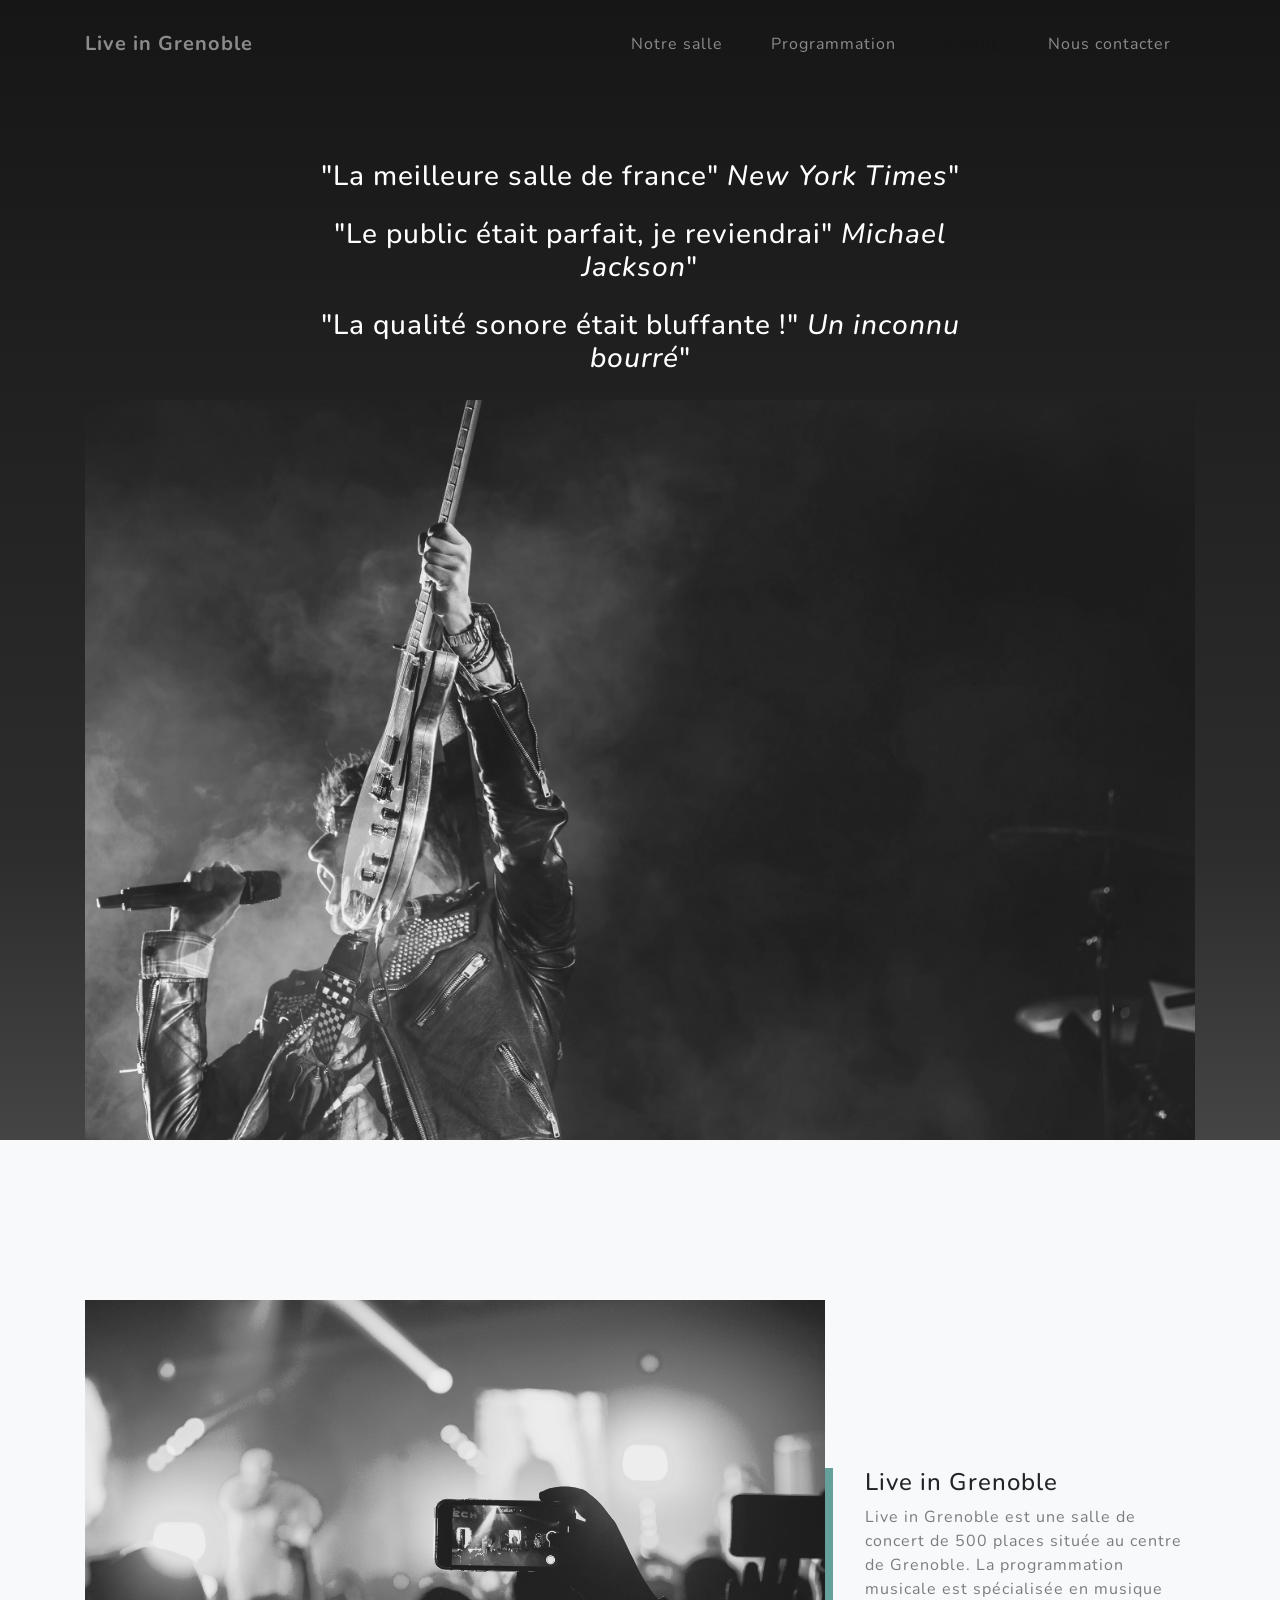
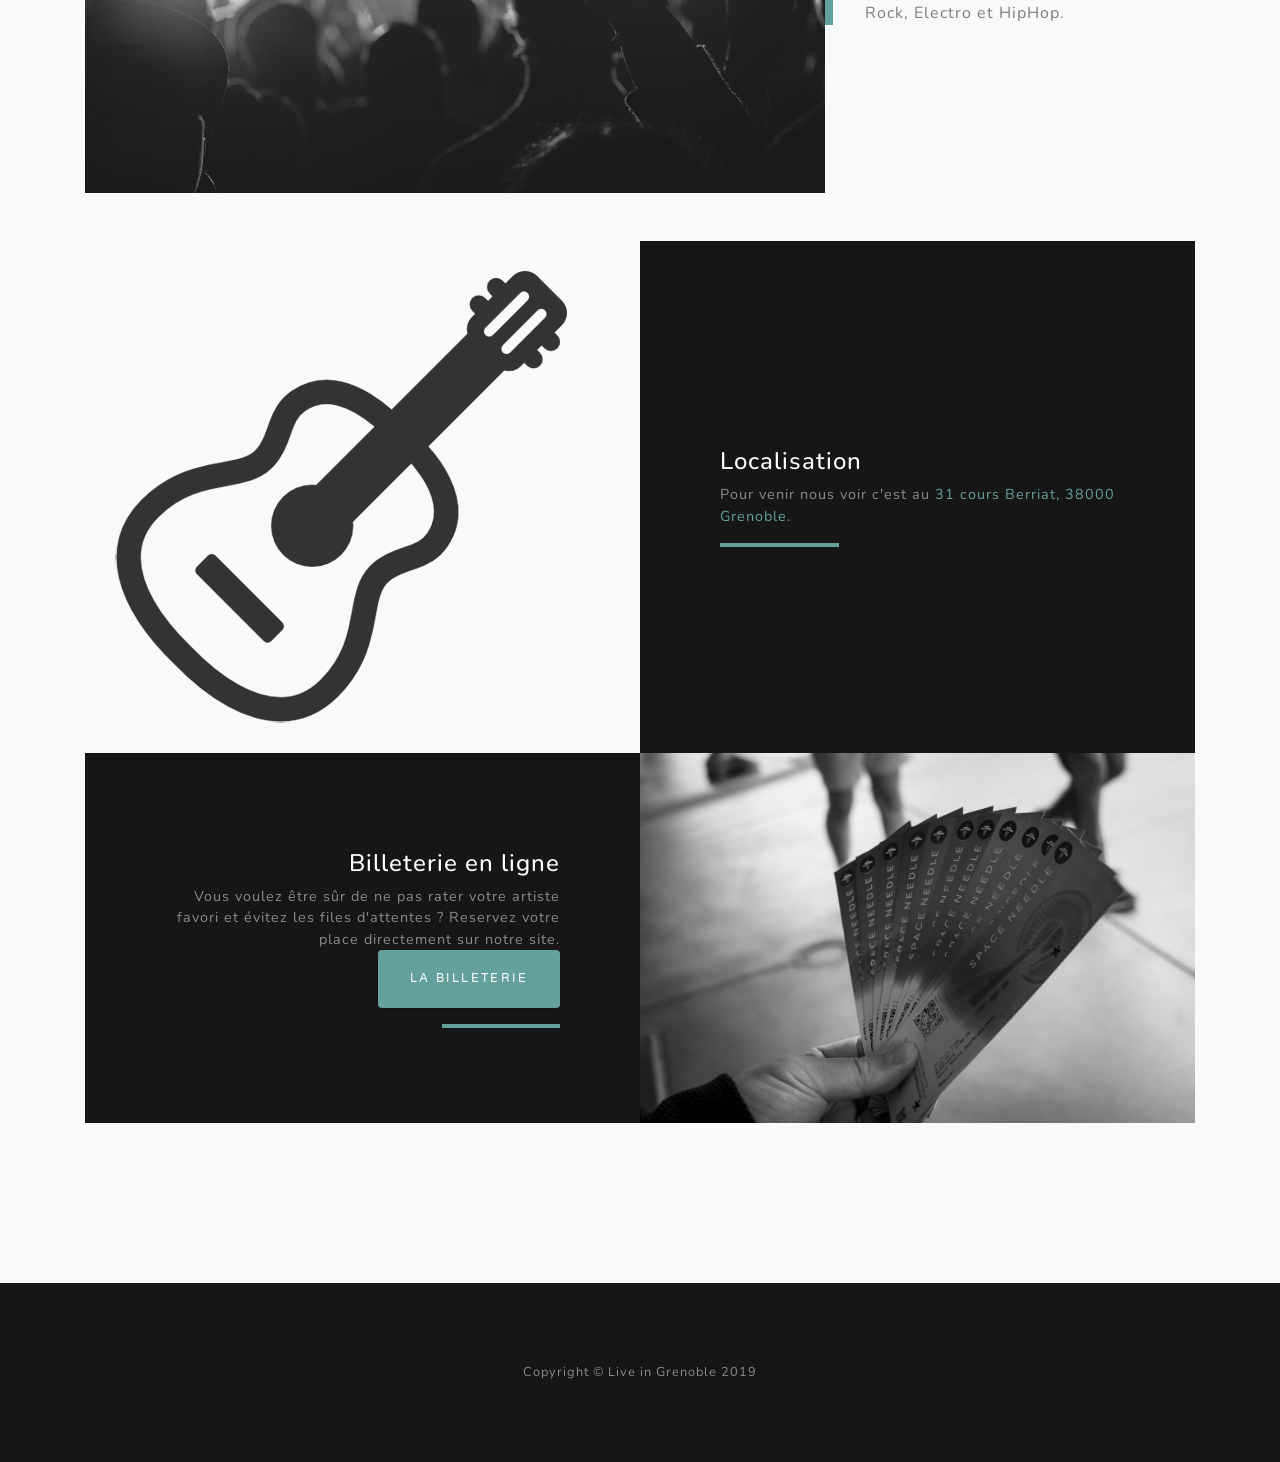
<file: about.html>
<!DOCTYPE html>
<html lang="en">

<head>
    <!-- Global site tag (gtag.js) - Google Analytics -->
    <script async src="https://www.googletagmanager.com/gtag/js?id=UA-156101954-1"></script>
    <script>
        window.dataLayer = window.dataLayer || [];
        function gtag(){dataLayer.push(arguments);}
        gtag('js', new Date());

        gtag('config', 'UA-156101954-1');
    </script>
    <meta charset="utf-8">
    <meta name="viewport" content="width=device-width, initial-scale=1, shrink-to-fit=no">

    <meta name = "description" content= "Live in Grenoble est une salle de concerts qui vit au rythme d'une programmation riche et variée." >
    <meta name="author" content="Paulien Marrange, Marie Kersalé">
    <link rel="icon" href="./images/guitare.ico" />
    <meta name="keywords" content="concerts, musique, grenoble, accès, plan, informations lieu"/>
    <title>Live in Grenoble</title>

    <!-- Bootstrap core CSS -->
    <link href="vendor/bootstrap/css/bootstrap.min.css" rel="stylesheet">

    <!-- Custom fonts for this template -->
    <link href="vendor/fontawesome-free/css/all.min.css" rel="stylesheet">
    <link href="https://fonts.googleapis.com/css?family=Varela+Round" rel="stylesheet">
    <link href="https://fonts.googleapis.com/css?family=Nunito:200,200i,300,300i,400,400i,600,600i,700,700i,800,800i,900,900i" rel="stylesheet">

    <!-- Custom styles for this template -->
    <link href="css/grayscale.min.css" rel="stylesheet">

</head>

<body>
    <nav class="navbar navbar-expand-lg navbar-light fixed-top" id="mainNav">
        <div class="container">
            <a class="navbar-brand js-scroll-trigger" href="index.html">Live in Grenoble</a>
            <button class="navbar-toggler navbar-toggler-right" type="button" data-toggle="collapse" data-target="#navbarResponsive" aria-controls="navbarResponsive" aria-expanded="false" aria-label="Toggle navigation">
                Menu
                <i class="fas fa-bars"></i>
            </button>
            <div class="collapse navbar-collapse" id="navbarResponsive">
                <ul class="navbar-nav ml-auto">
                    <li class="nav-item">
                        <a class="nav-link" href="about.html">Notre salle</a>
                    </li>
                    <li class="nav-item">
                        <a class="nav-link js-scroll-trigger" href="programmation.html">Programmation</a>
                    </li>
                    <li class="nav-item">
                        <a class="nav-link js-scroll-trigger" href="videos.html" title="Videos" style="color: #161616 !important;">Vidéos</a>
                    </li>
                    <li class="nav-item">
                        <a class="nav-link js-scroll-trigger" href="contact.html">Nous contacter</a>
                    </li>
                </ul>
            </div>
        </div>
    </nav>

    <section id="about" class="about-section text-center">
        <div class="container">
            <div class="row">
                <div class="col-lg-8 mx-auto">
                    <h3 class="text-white mb-4">"La meilleure salle de france" <i>New York Times</i>"</h3>
                    <h3 class="text-white mb-4">"Le public était parfait, je reviendrai" <i>Michael Jackson</i>"</h3>
                    <h3 class="text-white mb-4">"La qualité sonore était bluffante !" <i>Un inconnu bourré</i>"</h3>
                </div>
            </div>
            <img src="images/guitariste.jpg" class="img-fluid" alt="">
        </div>
    </section>

    <section id="projects" class="projects-section bg-light">
        <div class="container">

            <!-- Featured Project Row -->
            <div class="row align-items-center no-gutters mb-4 mb-lg-5">
                <div class="col-xl-8 col-lg-7">
                    <img class="img-fluid mb-3 mb-lg-0" src="images/concert-photo.jpg" alt="prise d'une photo de concert">
                </div>
                <div class="col-xl-4 col-lg-5">
                    <div class="featured-text text-center text-lg-left">
                        <h4>Live in Grenoble</h4>
                        <p class="text-black-50 mb-0">Live in Grenoble est une salle de concert de 500 places située au centre de Grenoble.
                            La programmation musicale est spécialisée en musique Rock, Electro et HipHop.</p>
                    </div>
                </div>
            </div>

            <!-- Project One Row -->
            <div class="row justify-content-center no-gutters mb-5 mb-lg-0">
                <div class="col-lg-6">
                    <img class="img-fluid" src="images/map.png" alt="map">
                </div>
                <div class="col-lg-6">
                    <div class="bg-black text-center h-100 project">
                        <div class="d-flex h-100">
                            <div class="project-text w-100 my-auto text-center text-lg-left">
                                <h4 class="text-white">Localisation</h4>
                                <p class="mb-0 text-white-50">Pour venir nous voir c'est au <a href="https://www.qwant.com/maps/place/addr:5.7195;45.187849:31@31_Cours_Berriat#map=19.00/45.1878490/5.7191674">31 cours Berriat, 38000 Grenoble</a>.</p>
                                <hr class="d-none d-lg-block mb-0 ml-0">
                            </div>
                        </div>
                    </div>
                </div>
            </div>

            <!-- Project Two Row -->
            <div class="row justify-content-center no-gutters">
                <div class="col-lg-6">
                    <img class="img-fluid" src="images/billets.jpeg" alt="">
                </div>
                <div class="col-lg-6 order-lg-first">
                    <div class="bg-black text-center h-100 project">
                        <div class="d-flex h-100">
                            <div class="project-text w-100 my-auto text-center text-lg-right">
                                <h4 class="text-white">Billeterie en ligne</h4>
                                <p class="mb-0 text-white-50">Vous voulez être sûr de ne pas rater votre artiste favori et évitez les files d'attentes ? Reservez votre place directement sur notre site. </p>
                                <a href="#" class="btn btn-primary">La billeterie</a>
                                <hr class="d-none d-lg-block mb-0 mr-0">
                            </div>
                        </div>
                    </div>
                </div>
            </div>

        </div>
    </section>

    <footer class="bg-black small text-center text-white-50">
        <div class="container">
            Copyright &copy; Live in Grenoble 2019
        </div>
    </footer>

    <!-- Bootstrap core JavaScript -->
    <script src="vendor/jquery/jquery.min.js"></script>
    <script src="vendor/bootstrap/js/bootstrap.bundle.min.js"></script>

    <!-- Plugin JavaScript -->
    <script src="vendor/jquery-easing/jquery.easing.min.js"></script>

    <!-- Custom scripts for this template -->
    <script src="js/grayscale.min.js"></script>

</body>

</html>
</file>
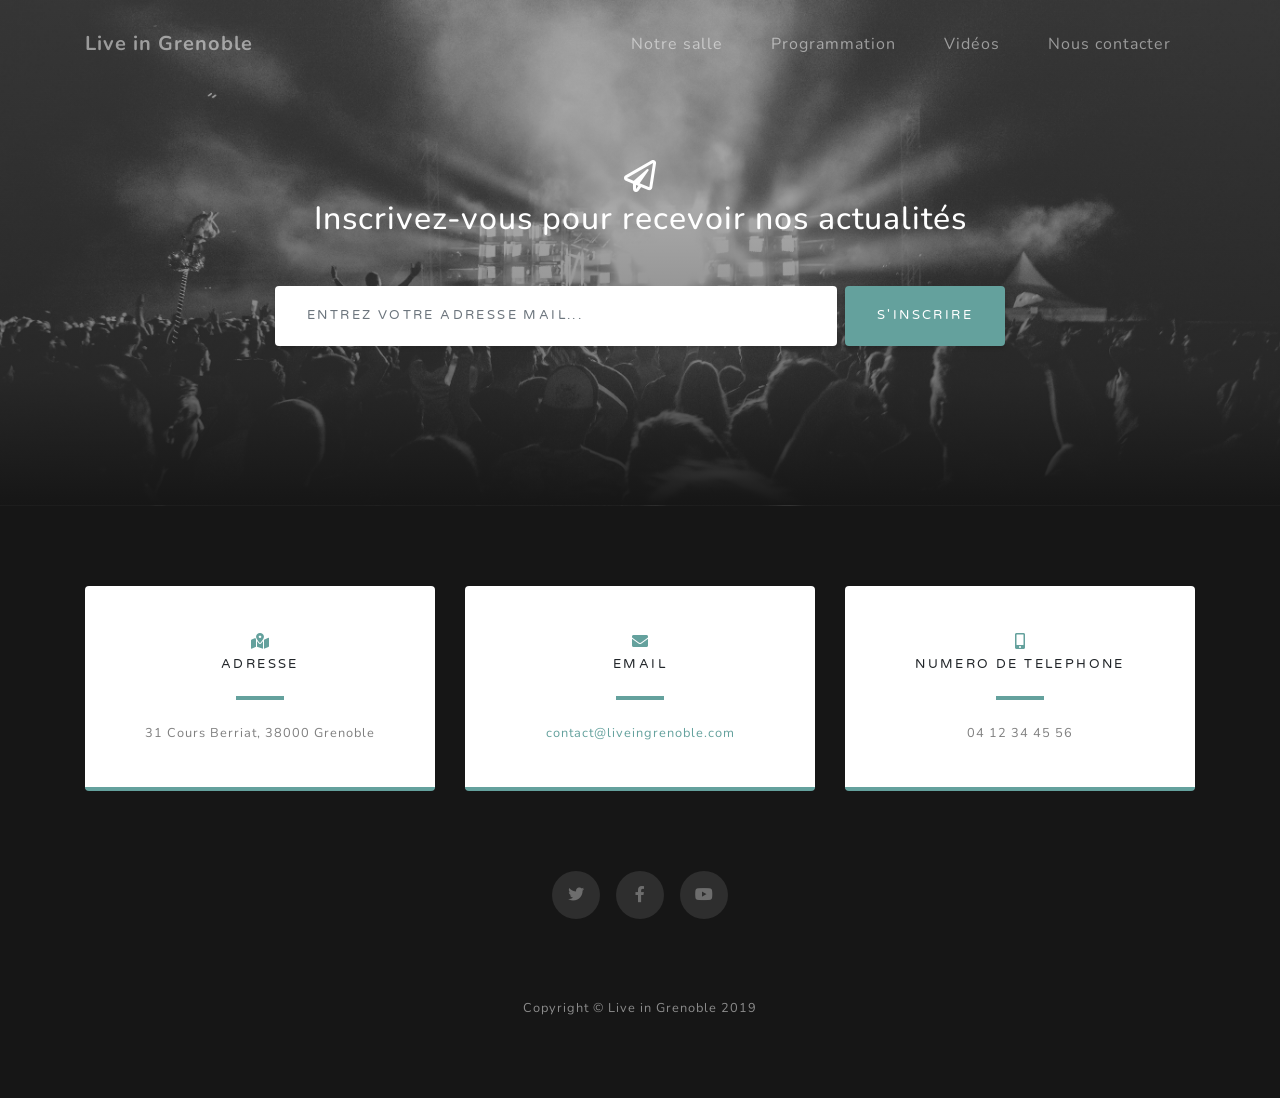
<file: contact.html>
<!DOCTYPE html>
<html lang="en">

<head>
    <!-- Global site tag (gtag.js) - Google Analytics -->
    <script async src="https://www.googletagmanager.com/gtag/js?id=UA-156101954-1"></script>
    <script>
        window.dataLayer = window.dataLayer || [];
        function gtag(){dataLayer.push(arguments);}
        gtag('js', new Date());

        gtag('config', 'UA-156101954-1');
    </script>
    <meta charset="utf-8">
    <meta name="viewport" content="width=device-width, initial-scale=1, shrink-to-fit=no">

    <meta name = "description" content= "Live in Grenoble est une salle de concerts qui vit au rythme d'une programmation riche et variée." >
    <meta name="author" content="Paulien Marrange, Marie Kersalé">
    <link rel="icon" href="./images/guitare.ico" />
    <meta name="keywords" content="concerts, musique, grenoble, accès, plan, informations lieu"/>

    <title>Live in Grenoble</title>

    <!-- Bootstrap core CSS -->
    <link href="vendor/bootstrap/css/bootstrap.min.css" rel="stylesheet">

    <!-- Custom fonts for this template -->
    <link href="vendor/fontawesome-free/css/all.min.css" rel="stylesheet">
    <link href="https://fonts.googleapis.com/css?family=Varela+Round" rel="stylesheet">
    <link href="https://fonts.googleapis.com/css?family=Nunito:200,200i,300,300i,400,400i,600,600i,700,700i,800,800i,900,900i" rel="stylesheet">

    <!-- Custom styles for this template -->
    <link href="css/grayscale.min.css" rel="stylesheet">

</head>

<body>
    <nav class="navbar navbar-expand-lg navbar-light fixed-top" id="mainNav">
        <div class="container">
            <a class="navbar-brand js-scroll-trigger" href="index.html">Live in Grenoble</a>
            <button class="navbar-toggler navbar-toggler-right" type="button" data-toggle="collapse" data-target="#navbarResponsive" aria-controls="navbarResponsive" aria-expanded="false" aria-label="Toggle navigation">
                Menu
                <i class="fas fa-bars"></i>
            </button>
            <div class="collapse navbar-collapse" id="navbarResponsive">
                <ul class="navbar-nav ml-auto">
                    <li class="nav-item">
                        <a class="nav-link" href="about.html">Notre salle</a>
                    </li>
                    <li class="nav-item">
                        <a class="nav-link js-scroll-trigger" href="programmation.html">Programmation</a>
                    </li>
                    <li class="nav-item">
                        <a class="nav-link js-scroll-trigger" href="videos.html" title="Videos">Vidéos</a>
                    </li>
                    <li class="nav-item">
                        <a class="nav-link js-scroll-trigger" href="#">Nous contacter</a>
                    </li>
                </ul>
            </div>
        </div>
    </nav>

    <!-- Signup Section -->
    <section id="signup" class="signup-section">
        <div class="container">
            <div class="row">
                <div class="col-md-10 col-lg-8 mx-auto text-center">

                    <i class="far fa-paper-plane fa-2x mb-2 text-white"></i>
                    <h2 class="text-white mb-5">Inscrivez-vous pour recevoir nos actualités</h2>

                    <form class="form-inline d-flex">
                        <input type="email" class="form-control flex-fill mr-0 mr-sm-2 mb-3 mb-sm-0" id="inputEmail" placeholder="Entrez votre adresse mail...">
                        <button type="submit" class="btn btn-primary mx-auto">S'inscrire</button>
                    </form>

                </div>
            </div>
        </div>
    </section>

    <!-- Contact Section -->
    <section class="contact-section bg-black">
        <div class="container">

            <div class="row">

                <div class="col-md-4 mb-3 mb-md-0">
                    <div class="card py-4 h-100">
                        <div class="card-body text-center">
                            <i class="fas fa-map-marked-alt text-primary mb-2"></i>
                            <h4 class="text-uppercase m-0">Adresse</h4>
                            <hr class="my-4">
                            <div class="small text-black-50">31 Cours Berriat, 38000 Grenoble</div>
                        </div>
                    </div>
                </div>

                <div class="col-md-4 mb-3 mb-md-0">
                    <div class="card py-4 h-100">
                        <div class="card-body text-center">
                            <i class="fas fa-envelope text-primary mb-2"></i>
                            <h4 class="text-uppercase m-0">Email</h4>
                            <hr class="my-4">
                            <div class="small text-black-50">
                                <a href="mailto:contact@liveingrenoble.com">contact@liveingrenoble.com</a>
                            </div>
                        </div>
                    </div>
                </div>

                <div class="col-md-4 mb-3 mb-md-0">
                    <div class="card py-4 h-100">
                        <div class="card-body text-center">
                            <i class="fas fa-mobile-alt text-primary mb-2"></i>
                            <h4 class="text-uppercase m-0">Numero de telephone</h4>
                            <hr class="my-4">
                            <div class="small text-black-50">04 12 34 45 56</div>
                        </div>
                    </div>
                </div>
            </div>

            <div class="social d-flex justify-content-center">
                <a href="https://twitter.com" class="mx-2">
                    <i class="fab fa-twitter"></i>
                </a>
                <a href="https://facebook.com" class="mx-2">
                    <i class="fab fa-facebook-f"></i>
                </a>
                <a href="https://youtube.com" class="mx-2">
                    <i class="fab fa-youtube"></i>
                </a>
            </div>

        </div>
    </section>

    <footer class="bg-black small text-center text-white-50">
        <div class="container">
            Copyright &copy; Live in Grenoble 2019
        </div>
    </footer>

    <!-- Bootstrap core JavaScript -->
    <script src="vendor/jquery/jquery.min.js"></script>
    <script src="vendor/bootstrap/js/bootstrap.bundle.min.js"></script>

    <!-- Plugin JavaScript -->
    <script src="vendor/jquery-easing/jquery.easing.min.js"></script>

    <!-- Custom scripts for this template -->
    <script src="js/grayscale.min.js"></script>

</body>

</html>
</file>
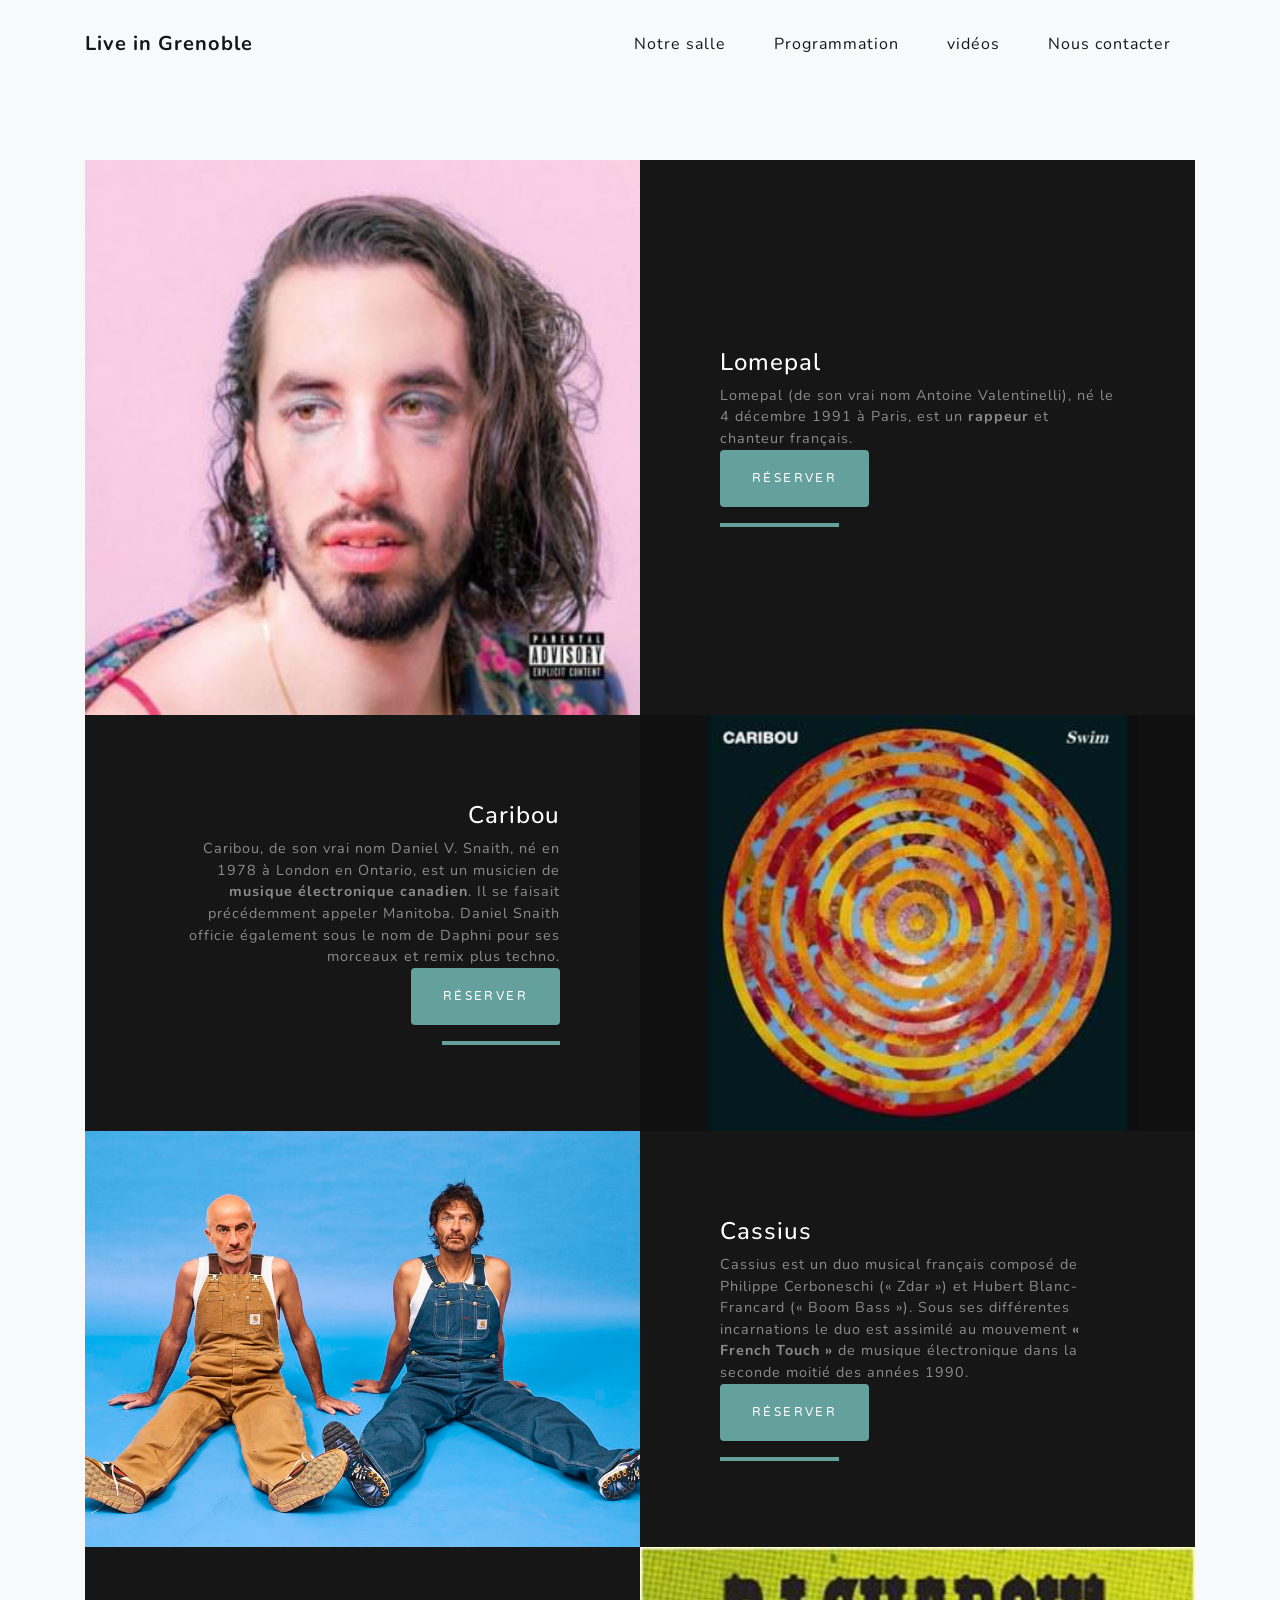
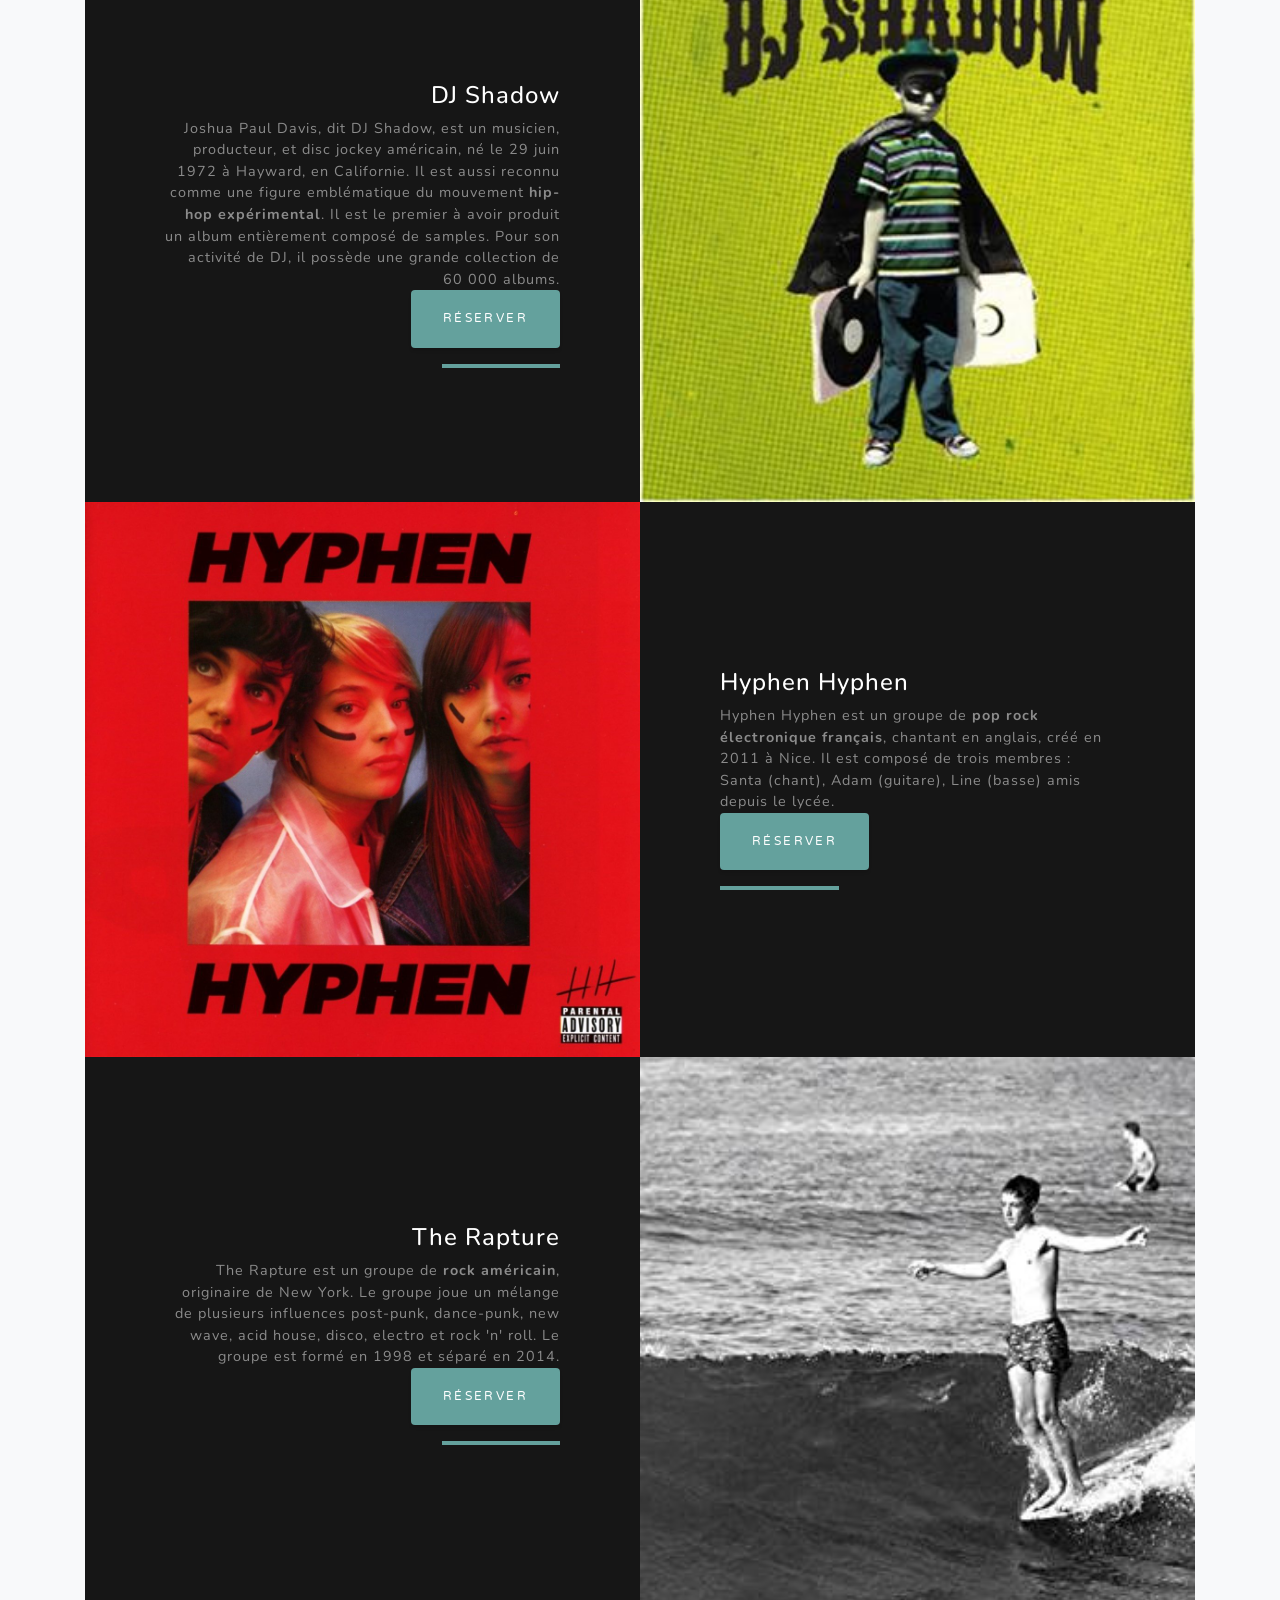
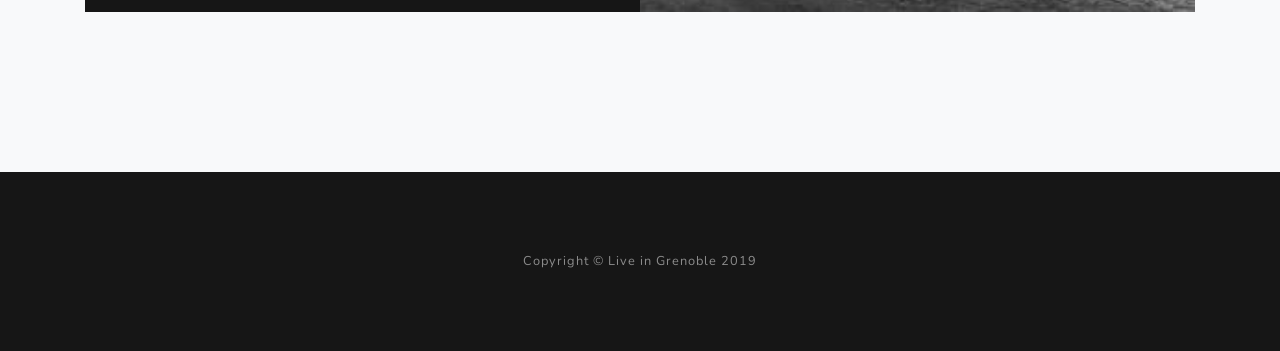
<file: programmation.html>
<!DOCTYPE html>
<html lang="en">

<head>
    <!-- Global site tag (gtag.js) - Google Analytics -->
    <script async src="https://www.googletagmanager.com/gtag/js?id=UA-156101954-1"></script>
    <script>
        window.dataLayer = window.dataLayer || [];
        function gtag(){dataLayer.push(arguments);}
        gtag('js', new Date());

        gtag('config', 'UA-156101954-1');
    </script>
    <meta charset="utf-8">
    <meta name="viewport" content="width=device-width, initial-scale=1, shrink-to-fit=no">
    <meta name = "description" content= "Live in Grenoble est une salle de concerts qui vit au rythme d'une programmation riche et variée." >
    <meta name="author" content="Paulien Marrange, Marie Kersalé">
    <link rel="icon" href="./images/guitare.ico" />
    <meta name="keywords" content="concerts, musique, grenoble"/>

    <title>Live in Grenoble</title>

    <!-- Bootstrap core CSS -->
    <link href="vendor/bootstrap/css/bootstrap.min.css" rel="stylesheet">

    <!-- Custom fonts for this template -->
    <link href="vendor/fontawesome-free/css/all.min.css" rel="stylesheet">
    <link href="https://fonts.googleapis.com/css?family=Varela+Round" rel="stylesheet">
    <link href="https://fonts.googleapis.com/css?family=Nunito:200,200i,300,300i,400,400i,600,600i,700,700i,800,800i,900,900i" rel="stylesheet">

    <!-- Custom styles for this template -->
    <link href="css/grayscale.min.css" rel="stylesheet">

    <style>
        .album {
            min-width: 100%;
            min-height: 100%;
        }
    </style>

</head>

<body>
    <nav class="navbar navbar-expand-lg navbar-light fixed-top bg-light" id="mainNav">
        <div class="container">
            <a class="navbar-brand"  title="Title" href="index.html" style="color: #161616 !important;">Live in Grenoble</a>
            <button class="navbar-toggler navbar-toggler-right" type="button" data-toggle="collapse" data-target="#navbarResponsive" aria-controls="navbarResponsive" aria-expanded="false" aria-label="Toggle navigation">
                Menu
                <i class="fas fa-bars"></i>
            </button>
            <div class="collapse navbar-collapse" id="navbarResponsive">
                <ul class="navbar-nav ml-auto">
                    <li class="nav-item">
                        <a class="nav-link" href="about.html" title="About" style="color: #161616 !important;">Notre salle</a>
                    </li>
                    <li class="nav-item">
                        <a class="nav-link" href="#" title="Programmation" style="color: #161616 !important;">Programmation</a>
                    </li>
                    <li class="nav-item">
                        <a class="nav-link" href="videos.html" title="Videos" style="color: #161616 !important;">vidéos</a>
                    </li>
                    <li class="nav-item">
                        <a class="nav-link" href="contact.html" title="Contact" style="color: #161616 !important;">Nous contacter</a>
                    </li>
                </ul>
            </div>
        </div>
    </nav>

    <section id="projects" class="projects-section bg-light">
        <div class="container">

            <!-- Project One Row -->
            <div class="row justify-content-center no-gutters mb-5 mb-lg-0">
                <div class="col-lg-6">
                    <img class="img-fluid album" src="images/lomepal.jpg" alt="lomepal">
                </div>
                <div class="col-lg-6">
                    <div class="bg-black text-center h-100 project">
                        <div class="d-flex h-100">
                            <div class="project-text w-100 my-auto text-center text-lg-left">
                                <h4 class="text-white">Lomepal</h4>
                                <p class="mb-0 text-white-50">Lomepal (de son vrai nom Antoine Valentinelli), né le 4 décembre 1991 à Paris, est un <strong>rappeur</strong> et chanteur français.</p>
                                <a href="#" title="Réserver" class="btn btn-primary">Réserver</a>
                                <hr class="d-none d-lg-block mb-0 ml-0">
                            </div>
                        </div>
                    </div>
                </div>
            </div>

            <!-- Project Two Row -->
            <div class="row justify-content-center no-gutters">
                <div class="col-lg-6">
                    <img class="img-fluid album" src="images/caribou.jpg" alt="caribou">
                </div>
                <div class="col-lg-6 order-lg-first">
                    <div class="bg-black text-center h-100 project">
                        <div class="d-flex h-100">
                            <div class="project-text w-100 my-auto text-center text-lg-right">
                                <h4 class="text-white">Caribou</h4>
                                <p class="mb-0 text-white-50">Caribou, de son vrai nom Daniel V. Snaith, né en 1978 à London en Ontario, est un musicien de <strong>musique électronique canadien</strong>. Il se faisait précédemment appeler Manitoba. Daniel Snaith officie également sous le nom de Daphni pour ses morceaux et remix plus techno.</p>
                                <a href="#" title="Réserver" class="btn btn-primary">Réserver</a>
                                <hr class="d-none d-lg-block mb-0 mr-0">
                            </div>
                        </div>
                    </div>
                </div>
            </div>

            <!-- Project One Row -->
            <div class="row justify-content-center no-gutters mb-5 mb-lg-0">
                <div class="col-lg-6">
                    <img class="img-fluid album" src="images/cassius.jpg" alt="cassius">
                </div>
                <div class="col-lg-6">
                    <div class="bg-black text-center h-100 project">
                        <div class="d-flex h-100">
                            <div class="project-text w-100 my-auto text-center text-lg-left">
                                <h4 class="text-white">Cassius</h4>
                                <p class="mb-0 text-white-50">Cassius est un duo musical français composé de Philippe Cerboneschi (« Zdar ») et Hubert Blanc-Francard (« Boom Bass »). Sous ses différentes incarnations le duo est assimilé au mouvement <strong>« French Touch »</strong> de musique électronique dans la seconde moitié des années 1990.</p>
                                <a href="#" title="Réserver" class="btn btn-primary">Réserver</a>
                                <hr class="d-none d-lg-block mb-0 ml-0">
                            </div>
                        </div>
                    </div>
                </div>
            </div>

            <!-- Project Two Row -->
            <div class="row justify-content-center no-gutters">
                <div class="col-lg-6">
                    <img class="img-fluid album" src="images/dj-shadow.jpg" alt="dj shadow">
                </div>
                <div class="col-lg-6 order-lg-first">
                    <div class="bg-black text-center h-100 project">
                        <div class="d-flex h-100">
                            <div class="project-text w-100 my-auto text-center text-lg-right">
                                <h4 class="text-white">DJ Shadow</h4>
                                <p class="mb-0 text-white-50">Joshua Paul Davis, dit DJ Shadow, est un musicien, producteur, et disc jockey américain, né le 29 juin 1972 à Hayward, en Californie. Il est aussi reconnu comme une figure emblématique du mouvement <strong>hip-hop expérimental</strong>. Il est le premier à avoir produit un album entièrement composé de samples. Pour son activité de DJ, il possède une grande collection de 60 000 albums.</p>
                                <a href="#" title="Réserver" class="btn btn-primary">Réserver</a>
                                <hr class="d-none d-lg-block mb-0 mr-0">
                            </div>
                        </div>
                    </div>
                </div>
            </div>

            <!-- Project One Row -->
            <div class="row justify-content-center no-gutters mb-5 mb-lg-0">
                <div class="col-lg-6">
                    <img class="img-fluid album" src="images/hyphen-hyphen.jpg" alt="hyphen hyphen">
                </div>
                <div class="col-lg-6">
                    <div class="bg-black text-center h-100 project">
                        <div class="d-flex h-100">
                            <div class="project-text w-100 my-auto text-center text-lg-left">
                                <h4 class="text-white">Hyphen Hyphen</h4>
                                <p class="mb-0 text-white-50">Hyphen Hyphen est un groupe de <strong>pop rock électronique français</strong>, chantant en anglais, créé en 2011 à Nice. Il est composé de trois membres : Santa (chant), Adam (guitare), Line (basse) amis depuis le lycée.</p>
                                <a href="#" title="Réserver" class="btn btn-primary">Réserver</a>
                                <hr class="d-none d-lg-block mb-0 ml-0">
                            </div>
                        </div>
                    </div>
                </div>
            </div>

            <!-- Project Two Row -->
            <div class="row justify-content-center no-gutters">
                <div class="col-lg-6">
                    <img class="img-fluid album" src="images/the-rapture.jpeg" alt="the rapture">
                </div>
                <div class="col-lg-6 order-lg-first">
                    <div class="bg-black text-center h-100 project">
                        <div class="d-flex h-100">
                            <div class="project-text w-100 my-auto text-center text-lg-right">
                                <h4 class="text-white">The Rapture</h4>
                                <p class="mb-0 text-white-50">The Rapture est un groupe de <strong>rock américain</strong>, originaire de New York. Le groupe joue un mélange de plusieurs influences post-punk, dance-punk, new wave, acid house, disco, electro et rock 'n' roll. Le groupe est formé en 1998 et séparé en 2014.</p>
                                <a href="#" title="Réserver" class="btn btn-primary">Réserver</a>
                                <hr class="d-none d-lg-block mb-0 mr-0">
                            </div>
                        </div>
                    </div>
                </div>
            </div>

        </div>
    </section>

    <footer class="bg-black small text-center text-white-50">
        <div class="container">
            Copyright &copy; Live in Grenoble 2019
        </div>
    </footer>

    <!-- Bootstrap core JavaScript -->
    <script src="vendor/jquery/jquery.min.js"></script>
    <script src="vendor/bootstrap/js/bootstrap.bundle.min.js"></script>

    <!-- Plugin JavaScript -->
    <script src="vendor/jquery-easing/jquery.easing.min.js"></script>

    <!-- Custom scripts for this template -->
    <script src="js/grayscale.min.js"></script>

</body>

</html>
</file>
<file: css/grayscale.min.css>
/*!
 * Start Bootstrap - Grayscale v5.0.9 (https://startbootstrap.com/template-overviews/grayscale)
 * Copyright 2013-2019 Start Bootstrap
 * Licensed under MIT (https://github.com/BlackrockDigital/startbootstrap-grayscale/blob/master/LICENSE)
 */#mainNav{min-height:56px;background-color:#fff}#mainNav .navbar-toggler{font-size:80%;padding:.75rem;color:#64a19d;border:1px solid #64a19d}#mainNav .navbar-toggler:focus{outline:0}#mainNav .navbar-brand{color:#161616;font-weight:700;padding:.9rem 0}#mainNav .navbar-nav .nav-item:hover{color:fade(white,80%);outline:0;background-color:transparent}#mainNav .navbar-nav .nav-item:active,#mainNav .navbar-nav .nav-item:focus{outline:0;background-color:transparent}@media (min-width:992px){#mainNav{padding-top:0;padding-bottom:0;border-bottom:none;background-color:transparent;transition:background-color .3s ease-in-out}#mainNav .navbar-brand{padding:.5rem 0;color:rgba(255,255,255,.5)}#mainNav .nav-link{transition:none;padding:2rem 1.5rem;color:rgba(255,255,255,.5)}#mainNav .nav-link:hover{color:rgba(255,255,255,.75)}#mainNav .nav-link:active{color:#fff}#mainNav.navbar-shrink{background-color:#fff}#mainNav.navbar-shrink .navbar-brand{color:#161616}#mainNav.navbar-shrink .nav-link{color:#161616;padding:1.5rem 1.5rem 1.25rem;border-bottom:.25rem solid transparent}#mainNav.navbar-shrink .nav-link:hover{color:#64a19d}#mainNav.navbar-shrink .nav-link:active{color:#467370}#mainNav.navbar-shrink .nav-link.active{color:#64a19d;outline:0;border-bottom:.25rem solid #64a19d}}.masthead{position:relative;width:100%;height:auto;min-height:35rem;padding:15rem 0;background:linear-gradient(to bottom,rgba(22,22,22,.3) 0,rgba(22,22,22,.7) 75%,#161616 100%),url(../images/foule.jpg);background-position:center;background-repeat:no-repeat;background-attachment:scroll;background-size:cover}.masthead h1{font-family:'Varela Round';font-size:2.5rem;line-height:2.5rem;letter-spacing:.8rem;background:-webkit-linear-gradient(rgba(255,255,255,1),rgba(255,255,255,0.4));-webkit-text-fill-color:transparent;-webkit-background-clip:text}.masthead h2{max-width:20rem;font-size:1rem}@media (min-width:768px){.masthead h1{font-size:4rem;line-height:4rem}}@media (min-width:992px){.masthead{height:100vh;padding:0}.masthead h1{font-size:6.5rem;line-height:6.5rem;letter-spacing:.8rem}.masthead h2{max-width:30rem;font-size:1.25rem}}.btn{box-shadow:0 .1875rem .1875rem 0 rgba(0,0,0,.1)!important;padding:1.25rem 2rem;font-family:'Varela Round';font-size:80%;text-transform:uppercase;letter-spacing:.15rem;border:0}.btn-primary{background-color:#64a19d}.btn-primary:hover{background-color:#4f837f}.btn-primary:focus{background-color:#4f837f;color:#fff}.btn-primary:active{background-color:#467370!important}.about-section{padding-top:10rem;background:linear-gradient(to bottom,#161616 0,rgba(22,22,22,.9) 75%,rgba(22,22,22,.8) 100%)}.about-section p{margin-bottom:5rem}.projects-section{padding:10rem 0}.projects-section .featured-text{padding:2rem}@media (min-width:992px){.projects-section .featured-text{padding:0 0 0 2rem;border-left:.5rem solid #64a19d}}.projects-section .project-text{padding:3rem;font-size:90%}@media (min-width:992px){.projects-section .project-text{padding:5rem}.projects-section .project-text hr{border-color:#64a19d;border-width:.25rem;width:30%}}.signup-section{padding:10rem 0;background:linear-gradient(to bottom,rgba(22,22,22,.1) 0,rgba(22,22,22,.5) 75%,#161616 100%),url(../images/concert.jpg);background-position:center;background-repeat:no-repeat;background-attachment:scroll;background-size:cover}.signup-section .form-inline input{box-shadow:0 .1875rem .1875rem 0 rgba(0,0,0,.1)!important;padding:1.25rem 2rem;height:auto;font-family:'Varela Round';font-size:80%;text-transform:uppercase;letter-spacing:.15rem;border:0}.contact-section{padding:5rem 0 0}.contact-section .card{border:0;border-bottom:.25rem solid #64a19d}.contact-section .card h4{font-size:.8rem;font-family:'Varela Round';text-transform:uppercase;letter-spacing:.15rem}.contact-section .card hr{border-color:#64a19d;border-width:.25rem;width:3rem}.contact-section .social{margin-top:5rem}.contact-section .social a{text-align:center;height:3rem;width:3rem;background:rgba(255,255,255,.1);border-radius:100%;line-height:3rem;color:rgba(255,255,255,.3)}.contact-section .social a:hover{color:rgba(255,255,255,.5)}.contact-section .social a:active{color:#fff}body{font-family:Nunito;letter-spacing:.0625em}a{color:#64a19d}a:focus,a:hover{text-decoration:none;color:#3c6360}.bg-black{background-color:#161616!important}.bg-primary{background-color:#64a19d!important}.text-primary{color:#64a19d!important}footer{padding:5rem 0}
</file>
